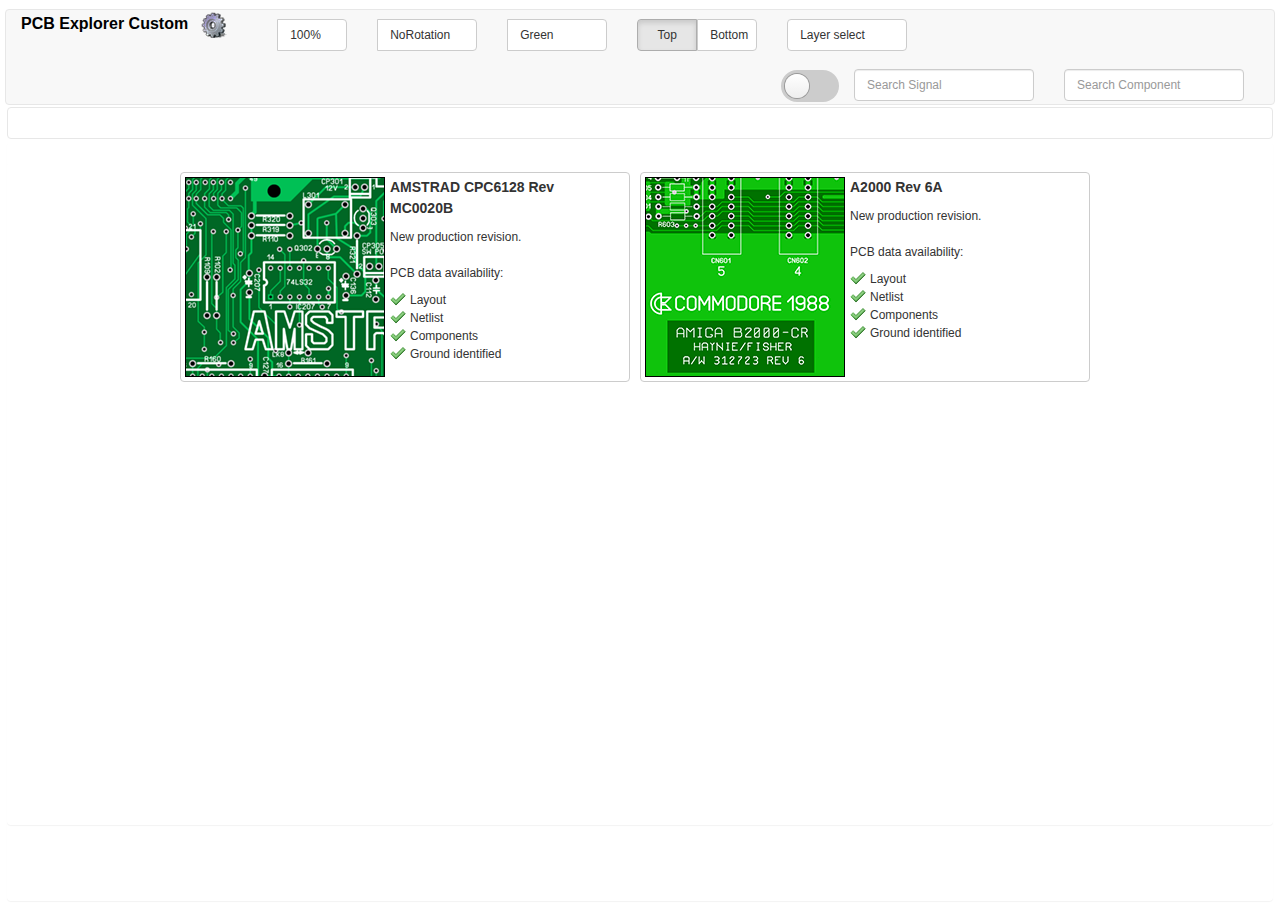
<file: index.html>
<!DOCTYPE html>
<html lang="en">
<head>
	<meta http-equiv="X-UA-Compatible" content="IE=edge">
	<meta name="viewport" content="width=device-width, initial-scale=1">
	<meta http-equiv="cache-control" content="no-cache">
	<meta http-equiv="pragma" content="no-cache">
	<meta http-equiv="content-type" content="text/html; charset=UTF-8">
	<meta property="og:title" content="PCB Explorer Custom">

	<title>PCB Explorer Custom V1.0beta</title>
	
	<link id="svg_stylesheet" rel="stylesheet" type="text/css" href="bootstrap/css/green.css">
	<link id="pcb_stylesheet" rel="stylesheet" type="text/css" href="bootstrap/css/pcb.css">
	<link href="bootstrap/css/bootstrap.min.css" rel="stylesheet">

	<link href="bootstrap/css/bootstrap-dialog.min.css" rel="stylesheet">
 	<link href="bootstrap/css/bootstrap-select.min.css" rel="stylesheet">
 	<link href="bootstrap/css/slide.css" rel="stylesheet">
 	
	<script src="bootstrap/js/jquery-3.6.1.min.js"></script>
	<script src="bootstrap/js/jquery.js"></script>
	<script src="bootstrap/js/jquery-ui.js"></script>
	<script src="bootstrap/js/bootstrap-select.min.js"></script>
	<script src="bootstrap/js/bootstrap.min.js"></script>
	<script src="bootstrap/js/bootstrap-dialog.min.js"></script>
	<script src="bootstrap/js/base.js"></script>
	<script src='bootstrap/js/toolcool-color-picker.min.js'></script>
	<script>function WhichVersion() { if (typeof VeRsion !== 'undefined') { alert('PCB Explorer Custom Version : ' +VeRsion); }}</script>
</head>

<body style="padding-right: 0px;" class="modal-open">
<div id="guru_modal" style="display: none;"></div>
<div id="guru_outer" style="display: none;"></div>
<div id="loaderDiv" class="navbar-form"></div> 
	
		<div class="modal fade" id="pcb-info-modal" tabindex="-1" role="dialog" aria-labelledby="pcb-info-modal_title" style="display: none;">
			<div class="modal-dialog" role="document" style="top:calc(50% - 50px);">
				<div class="modal-content">
					<div class="modal-header pcb-modal-header">
						<h4 class="modal-title" id="pcb-info-modal_title">PLEASE WAIT LOADING</h4>
					</div>
		
					<div class="modal-body">
						<div class="progress">
							<div id="pcb-info-progressbar" class="progress-bar" role="progressbar" aria-valuenow="0" aria-valuemin="0" aria-valuemax="100" style="min-width: 2em; width: 100%;">100%</div>
						</div>
					</div>
				</div>
			</div>
		</div>

		<div class="modal fade" id="pcb-messagebox" tabindex="-1" role="dialog" style="z-index: 10000;">
			<div class="modal-dialog" role="document" style="top:calc(50% - 200px); height: 200px; width: 400px;">
				<div class="modal-content">
					<div class="modal-header pcb-modal-header">
						<button type="button" class="close" data-dismiss="modal" aria-label="Close"><span aria-hidden="true">×</span></button>
						<h4 class="modal-title"><b>System message</b></h4>
					</div>
					<div class="modal-body">
						<div id="pcb-messagebox_text" style="font-size: 12pt;">&nbsp;</div>
					</div>
					<div style="padding: 15px; text-align: center;">
						<button type="button" class="btn btn-primary" style="width: 100px;" data-dismiss="modal">OK</button>
					</div>
				</div>
			</div>
		</div>
		
		<div id="pcb-prefs-window" class="modal fade" tabeindex="-1" role="dialog" style="display: none;">
			<div class="modal-dialog" role="document" style="top:calc(50% - 150px); width: 400px;">
				<div class="modal-content">
					<div class="modal-header pcb-modal-header">
						<button type="button" class="close" data-dismiss="modal" aria-label="Close"><span aria-hidden="true">×</span></button>
						<h4 class="modal-title"><b>Settings</b></h4>
					</div>
					<div id="Setting" class="modal-body"></div>
					<div class="modal-footer">
						<button id="SettingDefault" type="button" class="btn btn-default" data-dismiss="modal">Default</button>
						<button id="SettingClose" type="button" class="btn btn-default" data-dismiss="modal">Close</button>
					</div>
				</div>
			</div>
		</div>

				<div style="display: flex; flex-direction: column; height: 100%; overflow: visible;">
				<nav role="navigation" class="navbar navbar-default" style="margin-bottom: 0px !important;">
				<div class="container-fluid">		
				
				<div class="navbar-header">
					<button type="button" class="navbar-toggle collapsed" data-toggle="collapse" data-target="#navbarCollapse" aria-expanded="false">
						<span class="sr-only">Toggle navigation</span>
						<span class="icon-bar"></span>
						<span class="icon-bar"></span>
						<span class="icon-bar"></span>
					</button>
					<a href="javascript:WhichVersion();" style="font-size: 16px; line-height: 28px; color: black; text-decoration: none;"><b>PCB Explorer Custom</b></a>
					&nbsp;&nbsp;<img class="settingsMe" src="bootstrap/css/gfx/setting.png">
					<div id="board-name" style="font-size: 12px; padding-top: 1px;"></div>
				</div>

				<div class="collapse navbar-collapse" id="navbarCollapse">
				<ul id="pcb-controls" class="nav navbar-nav" style="margin-left: 32px; display: block;">				
						
						<li>
							<form class="navbar-form navbar-left">
								<div class="form-group">
									<div class="btn-group bootstrap-select" style="width: 70px;">
									
										<div class="dropdown-menu open">
										<ul class="dropdown-menu inner" role="menu">
											<li data-original-index="0"><a tabindex="0" class="" style="" data-tokens="null"><span class="text">33%</span><span class="glyphicon glyphicon-ok check-mark"></span></a></li>
											<li data-original-index="1"><a tabindex="0" class="" style="" data-tokens="null"><span class="text">50%</span><span class="glyphicon glyphicon-ok check-mark"></span></a></li>
											<li data-original-index="2"><a tabindex="0" class="" style="" data-tokens="null"><span class="text">75%</span><span class="glyphicon glyphicon-ok check-mark"></span></a></li>
											<li data-original-index="3" class="selected"><a tabindex="0" class="" style="" data-tokens="null"><span class="text">100%</span><span class="glyphicon glyphicon-ok check-mark"></span></a></li>
											<li data-original-index="4"><a tabindex="0" class="" style="" data-tokens="null"><span class="text">125%</span><span class="glyphicon glyphicon-ok check-mark"></span></a></li>
											<li data-original-index="5"><a tabindex="0" class="" style="" data-tokens="null"><span class="text">150%</span><span class="glyphicon glyphicon-ok check-mark"></span></a></li>
											<li data-original-index="6"><a tabindex="0" class="" style="" data-tokens="null"><span class="text">200%</span><span class="glyphicon glyphicon-ok check-mark"></span></a></li>
											<li data-original-index="7"><a tabindex="0" class="" style="" data-tokens="null"><span class="text">300%</span><span class="glyphicon glyphicon-ok check-mark"></span></a></li>
											<li data-original-index="8"><a tabindex="0" class="" style="" data-tokens="null"><span class="text">400%</span><span class="glyphicon glyphicon-ok check-mark"></span></a></li>
										</ul>
										</div>
										
										<select id="pcb-zoom_sel" class="selectpicker" data-width="70px" data-style="btn-default btn" tabindex="-98">
										<option value="0.33">33%</option>
										<option value="0.5">50%</option>
										<option value="0.75">75%</option>
										<option value="1.0" selected="selected">100%</option>
										<option value="1.25">125%</option>
										<option value="1.5">150%</option>
										<option value="2.0">200%</option>
										<option value="3.0">300%</option>
										<option value="4.0">400%</option>
										</select>
									</div>
								</div>
							</form>
						</li>

							<li>
							<form class="navbar-form navbar-left">
								<div class="form-group">
									<div class="btn-group bootstrap-select" style="width: 100px;">
										<div class="dropdown-menu open">
										<ul class="dropdown-menu inner" role="menu">
											<li data-original-index="0" class="selected"><a tabindex="0" class="" style="" data-tokens="null"><span class="text">No Rotation</span><span class="glyphicon glyphicon-ok check-mark"></span></a></li>
											<li data-original-index="1"><a tabindex="0" class="" style="" data-tokens="null"><span class="text">Rotation 90°</span><span class="glyphicon glyphicon-ok check-mark"></span></a></li>
											<li data-original-index="2"><a tabindex="0" class="" style="" data-tokens="null"><span class="text">Rotation 180°</span><span class="glyphicon glyphicon-ok check-mark"></span></a></li>
											<li data-original-index="3"><a tabindex="0" class="" style="" data-tokens="null"><span class="text">Rotation -90°</span><span class="glyphicon glyphicon-ok check-mark"></span></a></li>
										</ul>
										</div>
										
										<select id="pcb-rotate_sel" class="selectpicker" data-width="100px" data-style="btn-default btn" tabindex="-98">
										<option value="0" selected="selected">NoRotation</option>
										<option value="1">Rotation90°</option>
										<option value="2">Rotation180°</option>
										<option value="3">Rotation-90°</option>
										</select>
									</div>
								</div>
							</form>
						</li>
						
					
						<li>
							<form class="navbar-form navbar-left">
								<div class="form-group">
									<div class="btn-group bootstrap-select" style="width: 100px;">
									
										<div class="dropdown-menu open">
										<ul class="dropdown-menu inner" role="menu">
											<li data-original-index="0"><a tabindex="0" class="" style="" data-tokens="null"><span class="text">Green</span><span class="glyphicon glyphicon-ok check-mark"></span></a></li>
											<li data-original-index="1"><a tabindex="0" class="" style="" data-tokens="null"><span class="text">Red</span><span class="glyphicon glyphicon-ok check-mark"></span></a></li>
											<li data-original-index="2"><a tabindex="0" class="" style="" data-tokens="null"><span class="text">Blue</span><span class="glyphicon glyphicon-ok check-mark"></span></a></li>
											<li data-original-index="3" class="selected"><a tabindex="0" class="" style="" data-tokens="null"><span class="text">Proto</span><span class="glyphicon glyphicon-ok check-mark"></span></a></li>
											<li data-original-index="4"><a tabindex="0" class="" style="" data-tokens="null"><span class="text">Dark</span><span class="glyphicon glyphicon-ok check-mark"></span></a></li>
										</ul>
										</div>
										
										<select id="pcb-pcb_sel" class="selectpicker" data-width="100px" data-style="btn-default btn" tabindex="-98">
										<option value="green" selected="selected">Green</option>
										<option value="red">Red</option>
										<option value="blue">Blue</option>
										<option value="proto">Proto</option>
										<option value="dark">Dark</option>
										</select>
										
									</div>
								</div>
							</form>
						</li>
						
						<li>
							<form class="navbar-form navbar-left">
								<div class="form-group">
									<div id="pcb-view-sel" class="btn-group btn-group-justified" data-toggle="buttons" style="width: 120px;">
										<label id="view-top-label" class="btn btn-default btn active">
											<input type="radio" name="pcb-view" id="view-top" checked="checked">Top
										</label>
										<label id="view-bot-label" class="btn btn-default btn">
											<input type="radio" name="pcb-view" id="view-bot">Bottom
										</label>
									</div>
								</div>
							</form>
						</li>
						
						<li>
					<form class="navbar-form navbar-left">
								<div class="form-group">
									<div id="layer_choice" class="btn-group bootstrap-select show-tick" style="width: 120px;">
										<select id="pcb-layer_sel" class="selectpicker" multiple="multiple" data-width="120px" data-style="btn-default btn" data-hide-disabled="true" data-selected-text-format="static" title="Layer select" tabindex="-98">
											<optgroup label="Outer layers">
											<option id="layer_sel-signal" value="signal" selected="selected">Copper</option>
											<option id="layer_sel-silk" value="silk" selected="selected">Silkscreen</option>
											<option id="layer_sel-holes" value="holes" selected="selected">Holes</option>
											<option id="layer_sel-inner1" value="inner1">InLayer1</option>
											<option id="layer_sel-inner2" value="inner2">InLayer2</option>
											<option id="layer_pcb-board" value="pcboard">PcbBoard</option>
										</optgroup>
										</select>
										</div>
								</div>
							</form>
						</li>
					</ul>					
					<div id="PoPup"></div>
					<ul class="nav navbar-nav navbar-right clearfix">
					<li>
						<label class="toggle-GND">
  						<input name="super" id="gnd" class="toggle-checkbox" type="checkbox">
  						<div title="Display GND" class="toggle-switch"></div>
						</label>
            		</li>
					
					
							<li>
							<div class="form-group">
								<form class="navbar-form" role="search" id="searchform">
									<div class="form-group">
										<input title="Search Signal" id="pcb-searchbox2" type="text" class="form-control input" placeholder="Search Signal" style="width:180px" onkeyup="SearchSignal();">
									</div>
								</form>
							</div>
						</li>
						<li>
						<div class="form-group">
								<form class="navbar-form" role="search" id="searchform1">
									<div class="form-group">
										<input  title="Search Component" id="pcb-searchbox" type="text" class="form-control input" placeholder="Search Component" style="width:180px" onkeyup="SearchComponent();">
									</div>
								</form>
							</div>
							</li>
					</ul>
				</div>
				</div>		
			</nav>		

<div id="viewer_div" style="display: flex;">
<div id="signal_panel"></div>

<div id="viewer_panel" class="panel panel-body panel-default" style="height: 100%; padding: 0px; overflow: scroll; border: none; margin-bottom: 0; visibility:visible; overflow: hidden;">

<div id="searchresult-div"></div>
<div id="listview"></div>
<div class="panel panel-info collapse" style="visibility:hidden; display: block; height: auto; top: 42px; left: 500px;" id="listview_content">
	<table><tbody><tr></tr></tbody></table>
</div>
	
<div id="pcb_div" style="cursor: crosshair; width: 100%; height: 100%; visibility:visible;">
<div id="selector_contentright" class="panel panel-default" style="display: flex; flex-direction: column; align-items: normal; align-items: center; overflow: auto; ">

<table border=0>

<tr>
<td>
<div onclick="LoadPCB_rev('CPC_6128')" class="board_select btn btn-default">
<div class="img_div" style="background-image: url(bootstrap/css/gfx/CPC6128.png); float: left;"></div><div class="info_div"><p class="board_title">AMSTRAD CPC6128 Rev MC0020B</p><div>New production revision.</div>
<p>PCB data availability:</p><div class="board_status_available">Layout</div><div class="board_status_available">Netlist</div><div class="board_status_available">Components</div><div class="ground_available">Ground identified</div>
</div></div>
</td>

<td>
<div onclick="LoadPCB_rev('A2000_REV6A')" class="board_select btn btn-default">
<div class="img_div" style="background-image: url(bootstrap/css/gfx/a2000r6a.png); float: left;"></div><div class="info_div"><p class="board_title">A2000 Rev 6A</p><div>New production revision.</div>
<p>PCB data availability:</p><div class="board_status_available">Layout</div><div class="board_status_available">Netlist</div><div class="board_status_available">Components</div><div class="ground_available">Ground identified</div>
</div></div>
</td>
</tr>
</table>

</div>
</div>
<div id="over"></div>

</div>
</div>
</div>
		
<div id="selector_div" style="display: none;">
	<div style="text-align: center; font-size: 16pt;">Welcome to the <strong>PCB Explorer Custom v1.0</strong></div>
</div>

</body>
</html>
</file>
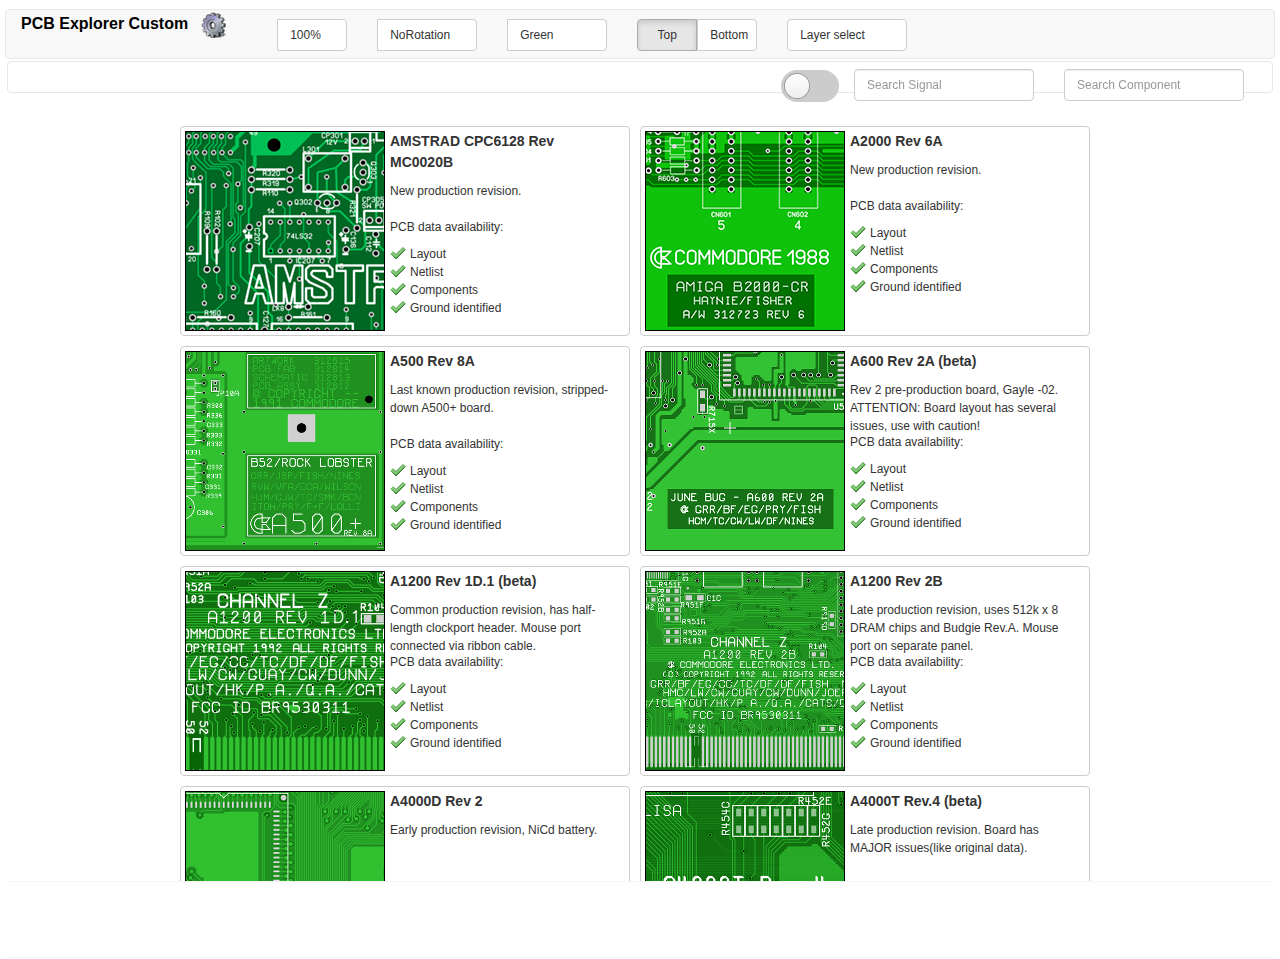
<file: release/index.html>
<!DOCTYPE html>
<html lang="en">
<head>
	<meta http-equiv="X-UA-Compatible" content="IE=edge">
	<meta name="viewport" content="width=device-width, initial-scale=1">
	<meta http-equiv="cache-control" content="no-cache">
	<meta http-equiv="pragma" content="no-cache">
	<meta http-equiv="content-type" content="text/html; charset=UTF-8">
	<meta property="og:title" content="PCB Explorer Custom">

	<title>PCB Explorer Custom V1.0beta</title>
	
	<link id="svg_stylesheet" rel="stylesheet" type="text/css" href="bootstrap/css/green.css">
	<link id="pcb_stylesheet" rel="stylesheet" type="text/css" href="bootstrap/css/pcb.css">
	<link href="bootstrap/css/bootstrap.min.css" rel="stylesheet">

	<link href="bootstrap/css/bootstrap-dialog.min.css" rel="stylesheet">
 	<link href="bootstrap/css/bootstrap-select.min.css" rel="stylesheet">
 	<link href="bootstrap/css/slide.css" rel="stylesheet">
 	
	<script src="bootstrap/js/jquery-3.6.1.min.js"></script>
	<script src="bootstrap/js/jquery.js"></script>
	<script src="bootstrap/js/jquery-ui.js"></script>
	<script src="bootstrap/js/bootstrap-select.min.js"></script>
	<script src="bootstrap/js/bootstrap.min.js"></script>
	<script src="bootstrap/js/bootstrap-dialog.min.js"></script>
	<script src="bootstrap/js/base.js"></script>
	<script src='bootstrap/js/toolcool-color-picker.min.js'></script>
	<script>function WhichVersion() { if (typeof VeRsion !== 'undefined') { alert('PCB Explorer Custom Version : ' +VeRsion); }}</script>
</head>

<body style="padding-right: 0px;" class="modal-open">
<div id="guru_modal" style="display: none;"></div>
<div id="guru_outer" style="display: none;"></div>
<div id="loaderDiv" class="navbar-form"></div> 
	
		<div class="modal fade" id="pcb-info-modal" tabindex="-1" role="dialog" aria-labelledby="pcb-info-modal_title" style="display: none;">
			<div class="modal-dialog" role="document" style="top:calc(50% - 50px);">
				<div class="modal-content">
					<div class="modal-header pcb-modal-header">
						<h4 class="modal-title" id="pcb-info-modal_title">PLEASE WAIT LOADING</h4>
					</div>
		
					<div class="modal-body">
						<div class="progress">
							<div id="pcb-info-progressbar" class="progress-bar" role="progressbar" aria-valuenow="0" aria-valuemin="0" aria-valuemax="100" style="min-width: 2em; width: 100%;">100%</div>
						</div>
					</div>
				</div>
			</div>
		</div>

		<div class="modal fade" id="pcb-messagebox" tabindex="-1" role="dialog" style="z-index: 10000;">
			<div class="modal-dialog" role="document" style="top:calc(50% - 200px); height: 200px; width: 400px;">
				<div class="modal-content">
					<div class="modal-header pcb-modal-header">
						<button type="button" class="close" data-dismiss="modal" aria-label="Close"><span aria-hidden="true">×</span></button>
						<h4 class="modal-title"><b>System message</b></h4>
					</div>
					<div class="modal-body">
						<div id="pcb-messagebox_text" style="font-size: 12pt;">&nbsp;</div>
					</div>
					<div style="padding: 15px; text-align: center;">
						<button type="button" class="btn btn-primary" style="width: 100px;" data-dismiss="modal">OK</button>
					</div>
				</div>
			</div>
		</div>
		
		<div id="pcb-prefs-window" class="modal fade" tabeindex="-1" role="dialog" style="display: none;">
			<div class="modal-dialog" role="document" style="top:calc(50% - 150px); width: 400px;">
				<div class="modal-content">
					<div class="modal-header pcb-modal-header">
						<button type="button" class="close" data-dismiss="modal" aria-label="Close"><span aria-hidden="true">×</span></button>
						<h4 class="modal-title"><b>Settings</b></h4>
					</div>
					<div id="Setting" class="modal-body"></div>
					<div class="modal-footer">
						<button id="SettingDefault" type="button" class="btn btn-default" data-dismiss="modal">Default</button>
						<button id="SettingClose" type="button" class="btn btn-default" data-dismiss="modal">Close</button>
					</div>
				</div>
			</div>
		</div>

				<div style="display: flex; flex-direction: column; height: 100%; overflow: visible;">
				<nav role="navigation" class="navbar navbar-default" style="margin-bottom: 0px !important;">
				<div class="container-fluid">		
				
				<div class="navbar-header">
					<button type="button" class="navbar-toggle collapsed" data-toggle="collapse" data-target="#navbarCollapse" aria-expanded="false">
						<span class="sr-only">Toggle navigation</span>
						<span class="icon-bar"></span>
						<span class="icon-bar"></span>
						<span class="icon-bar"></span>
					</button>
					<a href="javascript:WhichVersion();" style="font-size: 16px; line-height: 28px; color: black; text-decoration: none;"><b>PCB Explorer Custom</b></a>
					&nbsp;&nbsp;<img class="settingsMe" src="bootstrap/css/gfx/setting.png">
					<div id="board-name" style="font-size: 12px; padding-top: 1px;"></div>
				</div>

				<div class="collapse navbar-collapse" id="navbarCollapse">
				<ul id="pcb-controls" class="nav navbar-nav" style="margin-left: 32px; display: block;">				
						
						<li>
							<form class="navbar-form navbar-left">
								<div class="form-group">
									<div class="btn-group bootstrap-select" style="width: 70px;">
									
										<div class="dropdown-menu open">
										<ul class="dropdown-menu inner" role="menu">
											<li data-original-index="0"><a tabindex="0" class="" style="" data-tokens="null"><span class="text">33%</span><span class="glyphicon glyphicon-ok check-mark"></span></a></li>
											<li data-original-index="1"><a tabindex="0" class="" style="" data-tokens="null"><span class="text">50%</span><span class="glyphicon glyphicon-ok check-mark"></span></a></li>
											<li data-original-index="2"><a tabindex="0" class="" style="" data-tokens="null"><span class="text">75%</span><span class="glyphicon glyphicon-ok check-mark"></span></a></li>
											<li data-original-index="3" class="selected"><a tabindex="0" class="" style="" data-tokens="null"><span class="text">100%</span><span class="glyphicon glyphicon-ok check-mark"></span></a></li>
											<li data-original-index="4"><a tabindex="0" class="" style="" data-tokens="null"><span class="text">125%</span><span class="glyphicon glyphicon-ok check-mark"></span></a></li>
											<li data-original-index="5"><a tabindex="0" class="" style="" data-tokens="null"><span class="text">150%</span><span class="glyphicon glyphicon-ok check-mark"></span></a></li>
											<li data-original-index="6"><a tabindex="0" class="" style="" data-tokens="null"><span class="text">200%</span><span class="glyphicon glyphicon-ok check-mark"></span></a></li>
											<li data-original-index="7"><a tabindex="0" class="" style="" data-tokens="null"><span class="text">300%</span><span class="glyphicon glyphicon-ok check-mark"></span></a></li>
											<li data-original-index="8"><a tabindex="0" class="" style="" data-tokens="null"><span class="text">400%</span><span class="glyphicon glyphicon-ok check-mark"></span></a></li>
										</ul>
										</div>
										
										<select id="pcb-zoom_sel" class="selectpicker" data-width="70px" data-style="btn-default btn" tabindex="-98">
										<option value="0.33">33%</option>
										<option value="0.5">50%</option>
										<option value="0.75">75%</option>
										<option value="1.0" selected="selected">100%</option>
										<option value="1.25">125%</option>
										<option value="1.5">150%</option>
										<option value="2.0">200%</option>
										<option value="3.0">300%</option>
										<option value="4.0">400%</option>
										</select>
									</div>
								</div>
							</form>
						</li>

							<li>
							<form class="navbar-form navbar-left">
								<div class="form-group">
									<div class="btn-group bootstrap-select" style="width: 100px;">
										<div class="dropdown-menu open">
										<ul class="dropdown-menu inner" role="menu">
											<li data-original-index="0" class="selected"><a tabindex="0" class="" style="" data-tokens="null"><span class="text">No Rotation</span><span class="glyphicon glyphicon-ok check-mark"></span></a></li>
											<li data-original-index="1"><a tabindex="0" class="" style="" data-tokens="null"><span class="text">Rotation 90°</span><span class="glyphicon glyphicon-ok check-mark"></span></a></li>
											<li data-original-index="2"><a tabindex="0" class="" style="" data-tokens="null"><span class="text">Rotation 180°</span><span class="glyphicon glyphicon-ok check-mark"></span></a></li>
											<li data-original-index="3"><a tabindex="0" class="" style="" data-tokens="null"><span class="text">Rotation -90°</span><span class="glyphicon glyphicon-ok check-mark"></span></a></li>
										</ul>
										</div>
										
										<select id="pcb-rotate_sel" class="selectpicker" data-width="100px" data-style="btn-default btn" tabindex="-98">
										<option value="0" selected="selected">NoRotation</option>
										<option value="1">Rotation90°</option>
										<option value="2">Rotation180°</option>
										<option value="3">Rotation-90°</option>
										</select>
									</div>
								</div>
							</form>
						</li>
						
					
						<li>
							<form class="navbar-form navbar-left">
								<div class="form-group">
									<div class="btn-group bootstrap-select" style="width: 100px;">
									
										<div class="dropdown-menu open">
										<ul class="dropdown-menu inner" role="menu">
											<li data-original-index="0"><a tabindex="0" class="" style="" data-tokens="null"><span class="text">Green</span><span class="glyphicon glyphicon-ok check-mark"></span></a></li>
											<li data-original-index="1"><a tabindex="0" class="" style="" data-tokens="null"><span class="text">Red</span><span class="glyphicon glyphicon-ok check-mark"></span></a></li>
											<li data-original-index="2"><a tabindex="0" class="" style="" data-tokens="null"><span class="text">Blue</span><span class="glyphicon glyphicon-ok check-mark"></span></a></li>
											<li data-original-index="3" class="selected"><a tabindex="0" class="" style="" data-tokens="null"><span class="text">Proto</span><span class="glyphicon glyphicon-ok check-mark"></span></a></li>
											<li data-original-index="4"><a tabindex="0" class="" style="" data-tokens="null"><span class="text">Dark</span><span class="glyphicon glyphicon-ok check-mark"></span></a></li>
										</ul>
										</div>
										
										<select id="pcb-pcb_sel" class="selectpicker" data-width="100px" data-style="btn-default btn" tabindex="-98">
										<option value="green" selected="selected">Green</option>
										<option value="red">Red</option>
										<option value="blue">Blue</option>
										<option value="proto">Proto</option>
										<option value="dark">Dark</option>
										</select>
										
									</div>
								</div>
							</form>
						</li>
						
						<li>
							<form class="navbar-form navbar-left">
								<div class="form-group">
									<div id="pcb-view-sel" class="btn-group btn-group-justified" data-toggle="buttons" style="width: 120px;">
										<label id="view-top-label" class="btn btn-default btn active">
											<input type="radio" name="pcb-view" id="view-top" checked="checked">Top
										</label>
										<label id="view-bot-label" class="btn btn-default btn">
											<input type="radio" name="pcb-view" id="view-bot">Bottom
										</label>
									</div>
								</div>
							</form>
						</li>
						
						<li>
					<form class="navbar-form navbar-left">
								<div class="form-group">
									<div id="layer_choice" class="btn-group bootstrap-select show-tick" style="width: 120px;">
										<select id="pcb-layer_sel" class="selectpicker" multiple="multiple" data-width="120px" data-style="btn-default btn" data-hide-disabled="true" data-selected-text-format="static" title="Layer select" tabindex="-98">
											<optgroup label="Outer layers">
											<option id="layer_sel-signal" value="signal" selected="selected">Copper</option>
											<option id="layer_sel-silk" value="silk" selected="selected">Silkscreen</option>
											<option id="layer_sel-holes" value="holes" selected="selected">Holes</option>
											<option id="layer_sel-inner1" value="inner1">InLayer1</option>
											<option id="layer_sel-inner2" value="inner2">InLayer2</option>
											<option id="layer_pcb-board" value="pcboard">PcbBoard</option>
										</optgroup>
										</select>
										</div>
								</div>
							</form>
						</li>
					</ul>					
					<div id="PoPup"></div>
					<ul class="nav navbar-nav navbar-right clearfix">
					<li>
						<label class="toggle-GND">
  						<input name="super" id="gnd" class="toggle-checkbox" type="checkbox">
  						<div title="Display GND" class="toggle-switch"></div>
						</label>
            		</li>
					
					
							<li>
							<div class="form-group">
								<form class="navbar-form" role="search" id="searchform">
									<div class="form-group">
										<input title="Search Signal" id="pcb-searchbox2" type="text" class="form-control input" placeholder="Search Signal" style="width:180px" onkeyup="SearchSignal();">
									</div>
								</form>
							</div>
						</li>
						<li>
						<div class="form-group">
								<form class="navbar-form" role="search" id="searchform1">
									<div class="form-group">
										<input  title="Search Component" id="pcb-searchbox" type="text" class="form-control input" placeholder="Search Component" style="width:180px" onkeyup="SearchComponent();">
									</div>
								</form>
							</div>
							</li>
					</ul>
				</div>
				</div>		
			</nav>		

<div id="viewer_div" style="display: flex;">
<div id="signal_panel"></div>

<div id="viewer_panel" class="panel panel-body panel-default" style="height: 100%; padding: 0px; overflow: scroll; border: none; margin-bottom: 0; visibility:visible; overflow: hidden;">

<div id="searchresult-div"></div>
<div id="listview"></div>
<div class="panel panel-info collapse" style="visibility:hidden; display: block; height: auto; top: 42px; left: 500px;" id="listview_content">
	<table><tbody><tr></tr></tbody></table>
</div>
	
<div id="pcb_div" style="cursor: crosshair; width: 100%; height: 100%; visibility:visible;">
<div id="selector_contentright" class="panel panel-default" style="display: flex; flex-direction: column; align-items: normal; align-items: center; overflow: auto; ">

<table border=0>

<tr>
<td>
<div onclick="LoadHTMLData('CPC_6128')" class="board_select btn btn-default">
<div class="img_div" style="background-image: url(bootstrap/css/gfx/CPC6128.png); float: left;"></div><div class="info_div"><p class="board_title">AMSTRAD CPC6128 Rev MC0020B</p><div>New production revision.</div>
<p>PCB data availability:</p><div class="board_status_available">Layout</div><div class="board_status_available">Netlist</div><div class="board_status_available">Components</div><div class="ground_available">Ground identified</div>
</div></div>
</td>

<td>
<div onclick="LoadHTMLData('A2000_REV6A')" class="board_select btn btn-default">
<div class="img_div" style="background-image: url(bootstrap/css/gfx/a2000r6a.png); float: left;"></div><div class="info_div"><p class="board_title">A2000 Rev 6A</p><div>New production revision.</div>
<p>PCB data availability:</p><div class="board_status_available">Layout</div><div class="board_status_available">Netlist</div><div class="board_status_available">Components</div><div class="ground_available">Ground identified</div>
</div></div>
</td>

<tr>
<td>
<div onclick="LoadHTMLData('A500_REV8A')" class="board_select btn btn-default">
<div class="img_div" style="background-image: url(bootstrap/css/gfx/a500r8a.png); float: left;"></div><div class="info_div"><p class="board_title">A500 Rev 8A</p><div>Last known production revision, stripped-down A500+ board.</div>
<p>PCB data availability:</p><div class="board_status_available">Layout</div><div class="board_status_available">Netlist</div><div class="board_status_available">Components</div><div class="ground_available">Ground identified</div>
</div></div>
</td>

<td>
<div onclick="LoadHTMLData('A600_REV2A')" class="board_select btn btn-default">
<div class="img_div" style="background-image: url(bootstrap/css/gfx/a600r2a.png); float: left;"></div><div class="info_div"><p class="board_title">A600 Rev 2A (beta)</p><div>Rev 2 pre-production board, Gayle -02. ATTENTION: Board layout has several issues, use with caution!</div>
<div style="position: absolute; bottom: 5px;"><p>PCB data availability:</p><div class="board_status_available">Layout</div><div class="board_status_available">Netlist</div><div class="board_status_available">Components</div><div class="ground_available">Ground identified</div>
</div></div></div>
</td>
</tr>

<tr>
<td>
<div onclick="LoadHTMLData('A1200_REV1D1')" class="board_select btn btn-default">
<div class="img_div" style="background-image: url(bootstrap/css/gfx/a1200r1d1.png); float: left;"></div><div class="info_div"><p class="board_title">A1200 Rev 1D.1 (beta)</p><div>Common production revision, has half-length clockport header. Mouse port connected via ribbon cable.</div>
<div style="position: absolute; bottom: 5px;"><p>PCB data availability:</p><div class="board_status_available">Layout</div><div class="board_status_available">Netlist</div><div class="board_status_available">Components</div><div class="ground_available">Ground identified</div>
</div></div></div>
</td>

<td>
<div class="board_select btn btn-default">
<div onclick="LoadHTMLData('A1200_REV2B')" class="img_div" style="background-image: url(bootstrap/css/gfx/a1200r2b.png); float: left;"></div><div class="info_div"><p class="board_title">A1200 Rev 2B</p><div>Late production revision, uses 512k x 8 DRAM chips and Budgie Rev.A. Mouse port on separate panel.</div>
<div style="position: absolute; bottom: 5px;"><p>PCB data availability:</p><div class="board_status_available">Layout</div><div class="board_status_available">Netlist</div><div class="board_status_available">Components</div><div class="ground_available">Ground identified</div>
</div></div></div>
</td></tr>

<tr><td>
<div onclick="LoadHTMLData('A4000D_REV2')" class="board_select btn btn-default">
<div class="img_div" style="background-image: url(bootstrap/css/gfx/a4kr2.png); float: left;"></div><div class="info_div"><p class="board_title">A4000D Rev 2</p><div>Early production revision, NiCd battery.</div>
<div style="position: absolute; bottom: 5px;"><p>PCB data availability:</p><div class="board_status_available">Layout</div><div class="board_status_available">Netlist</div><div class="board_status_available">Components</div>
</div></div></div>
</td>

<td>
<div onclick="LoadHTMLData('A4000T_REV4')" class="board_select btn btn-default">
<div class="img_div" style="background-image: url(bootstrap/css/gfx/a4ktr4.png); float: left;"></div><div class="info_div"><p class="board_title">A4000T Rev.4 (beta)</p><div>Late production revision. Board has MAJOR issues(like original data).</div>
<div style="position: absolute; bottom: 5px;"><p>PCB data availability:</p><div class="board_status_available">Layout</div><div class="board_status_available">Netlist</div><div class="board_status_available">Components</div>
</td></tr>

<tr><td>
<div onclick="LoadHTMLData('CD32_REV3')" class="board_select btn btn-default">
<div class="img_div" style="background-image: url(bootstrap/css/gfx/cd32r3.png); float: left;"></div><div class="info_div"><p class="board_title">CD32 Rev 3 (beta)</p><div>First production revision.</div>
<div style="position: absolute; bottom: 5px;"><p>PCB data availability:</p><div class="board_status_available">Layout</div><div class="board_status_available">Netlist</div><div class="board_status_available">Components</div>
</td>

<td>
<div onclick="LoadHTMLData('CD32_REV41')" class="board_select btn btn-default">
<div class="img_div" style="background-image: url(bootstrap/css/gfx/cd32r4.png); float: left;"></div><div class="info_div"><p class="board_title">CD32 Rev 4.1 (beta)</p><div>Late production revision known as "French version". Expansion port pads are not clickable at the moment.</div>
<div style="position: absolute; bottom: 5px;"><p>PCB data availability:</p><div class="board_status_available">Layout</div><div class="board_status_available">Netlist</div><div class="board_status_available">Components</div>
</td></tr>
</table>

</div>
</div>
<div id="over"></div>

</div>
</div>
</div>
		
<div id="selector_div" style="display: none;">
	<div style="text-align: center; font-size: 16pt;">Welcome to the <strong>PCB Explorer Custom v1.0</strong></div>
</div>

</body>
</html>
</file>
<file: bootstrap/css/green.css>
/*Version 4.6b */

path.trace_hi {
	fill:			none;
	stroke:			#F0F020 !important;
	stroke-linecap:		round;
	stroke-linejoin:	round;
	stroke-opacity:		1.0;
	fill-opacity:		1.0;
}

#pcb_view {
	background-color:	#103010;
}

.pcb_background {
	background-color:	#107010;
}

.frame {
	fill:			#107010;
	stroke:			black;
	stroke-linejoin:	round;
}
	
.board {
	fill:			none;
	stroke:			#076707;
	stroke-linecap:		round;
	stroke-linejoin:	round;
	stroke-opacity:		1.0;
	fill-opacity:		1.0;
}

rect.board {
	fill:			#107010;
}

circle.board {
	fill:			#076707;
}

path.draw {
	fill:			none;
	stroke:			#30c030;
	stroke-linecap:		round;
	stroke-linejoin:	round;
	stroke-opacity:		1.0;
	fill-opacity:		1.0;
}

path.pads {
	stroke-opacity:		1.0;
	fill-opacity:		1.0;
	stroke:			#D0D0D0;
	fill:			#D0D0D0;
}

circle.draw {
	fill:			#30c030;
	stroke-width:		72;
}

circle.hi {
	fill:			#FAFA20;
	stroke-width:		72;
}

rect.draw {
	fill:			#30c030;
	stroke-width:		72;
}

circle.draw2 {
	fill:			#FF00C6;
	stroke-width:		72;
}

rect.draw2 {
	fill:			#FF00C6;
	stroke-width:		72;
}

path.draw2 {
	fill:			none;
	stroke:			#FF00C6;
	stroke-linecap:		round;
	stroke-linejoin:	round;
	stroke-opacity:		1.0;
	fill-opacity:		1.0;
}

circle.draw3 {
	fill:			#F095DC;
	stroke-width:		72;
}

rect.draw3 {
	fill:			#F095DC;
	stroke-width:		72;
}

path.draw3 {
	fill:			none;
	stroke:			#F095DC;
	stroke-linecap:		round;
	stroke-linejoin:	round;
	stroke-opacity:		1.0;
	fill-opacity:		1.0;
}


.trace_hi2 {
	fill:			none;
	stroke:			#C0C020;
	stroke-linecap:		round;
	stroke-linejoin:	round;
	stroke-opacity:		1.0;
	fill-opacity:		1.0;
	stroke-dasharray:	1,4;
}

.trace_xray {
	fill:			none;
	stroke:			#FFFF30 !important;
	stroke-linecap:		round;
	stroke-linejoin:	round;
	stroke-opacity:		0.6;
	fill-opacity:		0.6;
	stroke-dasharray:	4,4;
}

.pads {
	stroke-opacity:		1.0;
	fill-opacity:		1.0;
	fill:			#D0D0D0;
	pointer-events:		all;
}

.pads_hi {
	fill:			#FAFA20;
	cursor:			pointer;
}

.selhover {
	fill:			#FFFF00;
	cursor:			pointer;
}

.pads_xray {
	fill:			#FFFF30;
	stroke-linecap:		round;
	stroke-linejoin:	round;
	stroke-opacity:		0.6;
	fill-opacity:		0.4;
	stroke-dasharray:	4,4;
}

.pads_click {
	stroke-opacity:		0.0;
	fill-opacity:		0.0;
	fill:			#FF00FF;
	cursor:			crosshair;
}

.silk {
	fill:			none;
	stroke:			#FFFFFF;
	stroke-linecap:		round;
	stroke-linejoin:	round;
	stroke-opacity:		1.0;
	fill-opacity:		0.0;
}

.svghidden {
	fill:			none !important;
	stroke-opacity:		0.0 !important;
	fill-opacity:		0.0 !important;
}

@keyframes silk_blink {
	0%	{ stroke: #FF0000; fill: none;    fill-opacity: 0.25; }
	50%	{ stroke: #FFFFFF; fill: #000000; fill-opacity: 0.25; }
	100%	{ stroke: #FF0000; fill: none;    fill-opacity: 0.25; }
}

g path.silk_blink {
	animation: silk_blink 1s linear infinite;
}

path.draw_connect {
	fill:			none;
	stroke:			#D0D0D0;
	stroke-linecap:		round;
	stroke-linejoin:	round;
	stroke-opacity:		1.0;
	fill-opacity:		1.0;
}
</file>
<file: bootstrap/css/pcb.css>
.center {
  margin-left: auto;
  margin-right: auto;
}

.GROUND {
	fill:			none;
	stroke:			#5B3C11;
	stroke-linecap:		round;
	stroke-linejoin:	round;
	stroke-opacity:		1.0;
	fill-opacity:		1.0;
	stroke-dasharray:	1;
}

.pads_GROUND {
	fill:			#5B3C11;
	cursor:			pointer;
}

html {
	width: 100%;
	height: 100%;
	padding: 5px;
	padding-top: 0px;
	padding-bottom: 0px;
}

html.wait {
	cursor: wait;
}

body {
	width: 100%;
	height: 100%;
	padding: 0px;
	overflow: hidden;
	padding-right: 0 !important;
}
.pcb-infobox .modal-dialog {
	min-width: 900px;
	height: 80%;
}

.navbar-xs .navbar {
	min-height:28px; 
	height: 28px; 
}

.navbar-xs .navbar .navbar-brand { 
	padding: 0px 5px; 
	font-size: 16px; 
	line-height: 28px; 
}

.navbar-xs .navbar .navbar-nav > li > a {  
	padding-top: 0px; 
	padding-bottom: 0px; 
	line-height: 28px; 
}

.navbar-xs .navbar .navbar-nav > li > a:hover { 
	background-color: #7AA8D0; 
	border-radius: 3px; 
}

.navbar-sm .navbar { 
	min-height:40px; 
	height: 40px; 
}

.navbar-sm .navbar .navbar-brand { 
	padding: 0px 12px; 
	font-size: 16px; 
	line-height: 36px; 
	font-weight: bold; 
}

.navbar-sm .navbar .navbar-nav > li > a { 
	padding-top: 2px; 
	padding-bottom: 0px; 
	line-height: 36px; 
}

.navbar-sm .navbar .navbar-header { 
	padding-top: 0px; 
	padding-bottom: 0px; 
	line-height: 36px; 
}

.input-xs { 
	height: 22px !important; 
	padding: 2px 5px !important; 
	font-size: 12px !important; 
	line-height: 1.5 !important; 
	border-radius: 3px !important; 
}

.caret-right { 
	display: inline-block; 
	width: 0; 
	height: 0; 
	margin-left: 2px; 
	vertical-align: middle; 
	border-left: 4px solid; 
	border-bottom: 4px solid transparent; 
	border-top: 4px solid transparent; 
}

.pcb-main_div {
	width: 100%;
	display: block;
}

.pcb-modal {
	width: 100%;
	height: 100%;
	margin: 0px;
	padding: 0px;
	z-index: 1000;
}

.pcb-popup {
	position: absolute;
	width: auto;
	height: auto;
	display: none;
	overflow: hidden;
	z-index: 2000;
	padding: 5px;
	padding-top: 0px;
	min-width: 150px;
}

.pcb-window {
	position: absolute;
	border: 1px solid black !important;
/*	box-shadow: 5px 5px 5px rgba(0, 0, 0, 0.5) !important; */
	z-index: 2000;
}

.pcb-windowtitle {
	background-color: #C1E3FF;
	padding: 2px 5px 2px 5px !important;
	font-size: 14px;
	border-bottom: 1px solid black !important;
	cursor: move;
}

.pcb-modal-header {
	padding: 5px !important;
}

.pcb-btn-partinfo {
	width: 		100%;
	margin-top: 	5px;
	display: 	block;
}

.pcb-navbar {
	margin-top: 3px !important;
	margin-bottom: 0px !important;
	border: 1px solid gray;
	border-top-width: 1px;
	border-top-style: solid;
	border-top-color: gray;
	border-top-left-radius: 0;
	border-top-right-radius: 0;
	border-top: 0;
}
table thead tr {
	white-space: nowrap;
}
/*
.my-form-group {
	margin-top: 2px;
	margin-left: 20px;
}

.my-form-group div {
	margin-top: -2px;
}
*/

.my-label {
	font-size: 12px;
	width: auto;
	text-align: right;
	display: inline-block;
	vertical-align: -1px;
}

.my-table-cell {
	width: 50%;
	display: table-cell;
}

div.pcb-infobox-container {
	padding-right: 10px;
	line-height: 1.4em;
	overflow-y: auto;
	height: auto;
	max-height: 600px;
}
ul.pcb-list li {
	line-height: 1.0em;
}

#wait_div {
	position: fixed;
	width: 35px;
	height: 35px;
	z-index: 100;
	display: none;
	margin: 15px 15px;
	background-image: url('gfx/ajax-loader.gif');
	background-repeat: no-repeat;
	background-position: center;
	background-color: white;
	border: 1px solid black;
}

#header_menu_div {
	width: auto;
	height: 32px;
	font-weight: bold;
	text-align: center;
	line-height: 32px;
	vertical-align: middle;
	display: inline-block;
	padding-top: 3px;
}

#header_links_div {
	width: 300px;
	height: 32px;
	font-size: 14pt;
	font-weight: bold;
	text-align: center;
	line-height: 32px;
	vertical-align: middle;
	display: inline-block;
}

#viewer_div {
	width: 100%;
	height: 100%;
	display: none;
	flex-direction: column;
	margin-bottom: 6px;
	padding: 2px;
	clear: both;
	overflow: visible;
}

#searchresult-div {
	display:block;
	position: absolute;
	z-index: 200;
	top: 32px;
	right: 5px;
	padding-left: 5px;
	width: 400px;
}

#sidebar_panel {
	display: none;
	position: absolute;
	width:360px;
	height: calc(100% - 24px);
	margin-right: 2px;
	padding: 1px;
	float: left;
	border: 1px solid grey;
}

#signal_panel {
	display: block;
	width: 100%;
	height: auto;
	min-height: 32px;
	background-color: white;
	border: 1px solid #e7e7e7;
	border-radius: 4px;
	margin-bottom: 3px;
	clear: both;
}

.signal_tab {
	height: 27px;
	margin-top: 2px;
	margin-left: 5px;
	padding-left: 0px !important;
	padding-top: 5px !important;
	padding-right: 5px !important;
	width: 90px;
	display: inline-block !important;
}

#accordion_div {
	overflow-y: auto;
	display: block;
	height: calc(100% - 15px);
	overflow-y: auto;
}

/*
#selector_div {
	margin: 0 auto;
	width: 100%;
	height: calc(100% - 140px);
	clear: left;
}
*/

#selector_div {
	width: 100%;
	display: block;
	padding: 2px;
	clear: both;
	flex: 1;
	margin-bottom: 16px;
	overflow: hidden;
}

#selector-frame {
	width: 100%;
	height: 100%;
	display: -webkit-flex;
	display: flex;
	align-items: stretch;
}

#selector_left {
	width: 550px; 
	min-width: 550px;
	height: 400px;
	margin-right: 5px; 
	padding: 1px; 
}

#selector_right {
	padding: 0px; 
	-webkit-flex-grow: 1;
	flex-grow: 1;
	margin-left: 20px;
}

#selector_contentleft {
	border: 1px solid gray;
	background-color: #FFFFF2;
	position: relative;
	min-height: 450px;
	padding: 10px;
}

#selector_contentright {
	border: none;
	background-color: white;
	padding: 10px;
	height: calc(100% - 96px);
	overflow-y: auto;
}


#donate_div form {
	margin: 0 auto;
	display: block;
	width: 100px;
}

#donate_div p {
	margin: 0 auto;
	display: block;
	max-width: 1000px;
}

table.changelog tr td {
	vertical-align: top;
}

div.board_select {
	margin-bottom: 10px;
	min-width: 450px;
	width: 450px;
	height: 210px;
	cursor: pointer;
	padding: 4px;
	display: block;
	position: relative;
	float: left;
	margin-right: 10px;
}

div.board_select div.img_div {
	width: 200px;
	height: 200px;
	background-repeat: no-repeat;
	background-position: 0px 0px;
	float: left;
	border: 1px solid black;
}

div.board_select div.info_div {
	float: left;
	margin-left: 5px;
	width: calc(100% - 210px);
	text-align: left;
	white-space: pre-wrap;
}

div.board_select p.board_title {
	font-size: 14px;
	font-weight: bold;
	text-align: left;
}

#boardname_div {
	width: 400px;
	height: 20px;
	border-bottom: 1px solid black;
	font-size: 9pt;
	font-weight: bold;
	text-align: center;
	line-height: 20px;
	vertical-align: middle;
	white-space: nowrap;
}

div.ground_available {
	background-image:	url('gfx/tick.png');
	background-repeat:	no-repeat;
	background-position:	0px 0px;
	padding-left:		20px;
}

div.board_status_available {
	background-image:	url('gfx/tick.png');
	background-repeat:	no-repeat;
	background-position:	0px 0px;
	padding-left:		20px;
}

div.board_status_missing {
	background-image:	url('gfx/cross.png');
	background-repeat:	no-repeat;
	background-position:	0px 0px;
	padding-left:		20px;
}

#display_footer {
	position: absolute;
	bottom: 0px;
	width: 400px;
	height: 20px;
	border-top: 1px solid #707090;
	font-size: 14px;
	text-align: center;
	padding-bottom: 10px;
}

div.controlBox {
	width: 			100%;
}

div.controlBox h1 {
	border-top: 		1px solid #707090;
	border-bottom: 		1px solid #101030;

	font-size:		10pt;
	font-weight:		bold;
	background-color:	#202030;
	padding:		2px;
	padding-left:		10px;
}

#layer_cntrl {
	display: none
}

#display_div {
	display: none;
	overflow: hidden;
}

.pcb-tooltip {
	position: absolute;
	width: auto;
	height: auto;
	display: none;
	overflow: hidden;
	z-index: 100;
	opacity: 0.9;
	padding: 0px;
	min-width: 100px;
	z-index: 2000;
}

.pcb-schematic {
	position: absolute;
	width: auto;
	height: auto;
	display: none;
	overflow: hidden;
	z-index: 100;
	opacity: 1.0;
	padding: 0px;
	
	max-width: 1024px;
	max-height: 800px;
}

div.partinfo_div h1 {
	border-bottom: 		1px solid #101030;
	margin-top:		0px;
	font-size:		10pt;
	font-weight:		bold;
	background-color:	#202030;
	padding:		2px;
	padding-left:		10px;
}

button.imgbutton {
	padding: 0px;
	margin: 0px;
	width: 20px;
	height: 20px;
	border: 1px outset #7070A0;
	background-color: #101020;
}

button.imgbutton:active {
	padding: 0px;
	margin: 0px;
	width: 20px;
	height: 20px;
	border: 1px inset gray;
	background-color: #101020;
}

#zoom_sel {
	width: 80px;
}

#color_sel {
	width: 150px;
}

table.cntrl_table {
	padding: 0px;
	margin: 0px;
	border: none;
	font-size: 10pt;
	width: 100%;
}

/*****/

#netlist_div {
	width: 400px;
	height: 170px;
	padding: 0px;
	font-size: 14px;
	text-align: center;
	display: none;
}

#nethead_tbl {
	margin-bottom: 1px;
	border: none;
	font-size: 10pt;
	width: 320px;
	border-collapse: collapse;
	table-layout: fixed;
}

#nethead_tbl th {
	background-color: #303050;
	font-weight: bold;
	padding: 0px;
	margin: 0px;
	text-align: left;
}

#netscroll_div {
	width: 340px;
	height: 80px;
	padding: 0px;
	margin: 0px;
	overflow-y: auto;
}

#netlist_tbl {
	padding: 0px;
	margin: 0px;
	border: none;
	font-size: 10pt;
	width: 320px;
	border-collapse: collapse;
	table-layout: fixed;
}

#netlist_tbl td {
	padding: 0px;
	margin: 0px;
	text-align: left;
}

tr.selectable {
	background-color: #101020;
	cursor: pointer;
}

tr.selectable:hover {
	background-color: #707090;
	cursor: pointer;
}

.col_layer {
	width: 50px;
}

.col_part {
	width: 80px;
}

.col_comp {
	width: 140px;
}

.col_pin {
	width: 50px;
}

/*****/

#netbutton_div {
	padding: 0px;
	margin: 0px;
	border: none;
	font-size: 10pt;
	width: 150px;
}

img.icon {
	width:			16px;
	height:			16px;
	vertical-align:		middle;
	margin-right:		5px;
}

.bootbox-dialog_wide {
	margin:			0 auto;
	width:			800px;
	overflow:		scroll;
}

.pcb-row-highlight {
	background-color: 	#337ab7;
	color:			white;		
}

@keyframes blink { 
	50% { border-color: #FF0000; } 
}

div#guru_outer {
	width: calc(100% + 30px);
	margin: 0px;
	margin-left: -5px;
	margin-right: -5px;
	padding: 10px;
	background-color: black;
	z-index: 9900;
	display: none;
}
div#guru {
	border: 7px solid black;
	padding: 10px;
	margin: 5px;
	background-color: black;
	width: calc(100% - 30px);
	height: 100px;
	animation: blink 1s step-end 5s alternate;
	font-size: 14pt;
	font-weight: bold;
	font-family: courier;
	color: red;
	text-align: center;
}

div#guru_modal {
	margin: -5px;
	position:absolute;
	top: 130px;
	width: 100%;
	height: 100%;
	background: rgba(0, 0, 0, 0.75);
	z-index:9000;
	display: none;
}

.btn span.glyphicon {    			
	opacity: 0;				
}
.btn.active span.glyphicon {				
	opacity: 1;				
}
span {
    	display: none;
}
</file>
<file: bootstrap/css/slide.css>
.toggle {
  cursor: pointer;
  display: inline-block;
}

.toggle-switch {
  display: inline-block;
  background: #ccc;
  border-radius: 16px;
  top: 10px;
  width: 58px;
  height: 32px;
  position: relative;
  vertical-align: middle;
  transition: background 0.25s;
}
.toggle-switch:before, .toggle-switch:after {
  content: "";
}
.toggle-switch:before {

  display: block;
  background: linear-gradient(to bottom, #fff 0%, #eee 100%);
  border-radius: 50%;
  box-shadow: 0 0 0 1px rgba(0, 0, 0, 0.25);
  width: 24px;
  height: 24px;
  position: absolute;
  top: 4px;
  left: 4px;
  transition: left 0.25s;
}
.toggle:hover .toggle-switch:before {
  background: linear-gradient(to bottom, #fff 0%, #fff 100%);
  box-shadow: 0 0 0 1px rgba(0, 0, 0, 0.5);
}
.toggle-checkbox:checked + .toggle-switch {
  background: #56c080;
}
.toggle-checkbox:checked + .toggle-switch:before {
  left: 30px;
}

.toggle-checkbox {
  position: absolute;
  visibility: hidden;
}

.toggle-label {
  margin-left: 5px;
  position: relative;
  top: 2px;
}
</file>
<file: release/bootstrap/css/green.css>
/*Version 4.6b */

path.trace_hi {
	fill:			none;
	stroke:			#F0F020 !important;
	stroke-linecap:		round;
	stroke-linejoin:	round;
	stroke-opacity:		1.0;
	fill-opacity:		1.0;
}

#pcb_view {
	background-color:	#103010;
}

.pcb_background {
	background-color:	#107010;
}

.frame {
	fill:			#107010;
	stroke:			black;
	stroke-linejoin:	round;
}
	
.board {
	fill:			none;
	stroke:			#076707;
	stroke-linecap:		round;
	stroke-linejoin:	round;
	stroke-opacity:		1.0;
	fill-opacity:		1.0;
}

rect.board {
	fill:			#107010;
}

circle.board {
	fill:			#076707;
}

path.draw {
	fill:			none;
	stroke:			#30c030;
	stroke-linecap:		round;
	stroke-linejoin:	round;
	stroke-opacity:		1.0;
	fill-opacity:		1.0;
}

path.pads {
	stroke-opacity:		1.0;
	fill-opacity:		1.0;
	stroke:			#D0D0D0;
	fill:			#D0D0D0;
}

circle.draw {
	fill:			#30c030;
	stroke-width:		72;
}

circle.hi {
	fill:			#FAFA20;
	stroke-width:		72;
}

rect.draw {
	fill:			#30c030;
	stroke-width:		72;
}

circle.draw2 {
	fill:			#FF00C6;
	stroke-width:		72;
}

rect.draw2 {
	fill:			#FF00C6;
	stroke-width:		72;
}

path.draw2 {
	fill:			none;
	stroke:			#FF00C6;
	stroke-linecap:		round;
	stroke-linejoin:	round;
	stroke-opacity:		1.0;
	fill-opacity:		1.0;
}

circle.draw3 {
	fill:			#F095DC;
	stroke-width:		72;
}

rect.draw3 {
	fill:			#F095DC;
	stroke-width:		72;
}

path.draw3 {
	fill:			none;
	stroke:			#F095DC;
	stroke-linecap:		round;
	stroke-linejoin:	round;
	stroke-opacity:		1.0;
	fill-opacity:		1.0;
}


.trace_hi2 {
	fill:			none;
	stroke:			#C0C020;
	stroke-linecap:		round;
	stroke-linejoin:	round;
	stroke-opacity:		1.0;
	fill-opacity:		1.0;
	stroke-dasharray:	1,4;
}

.trace_xray {
	fill:			none;
	stroke:			#FFFF30 !important;
	stroke-linecap:		round;
	stroke-linejoin:	round;
	stroke-opacity:		0.6;
	fill-opacity:		0.6;
	stroke-dasharray:	4,4;
}

.pads {
	stroke-opacity:		1.0;
	fill-opacity:		1.0;
	fill:			#D0D0D0;
	pointer-events:		all;
}

.pads_hi {
	fill:			#FAFA20;
	cursor:			pointer;
}

.selhover {
	fill:			#FFFF00;
	cursor:			pointer;
}

.pads_xray {
	fill:			#FFFF30;
	stroke-linecap:		round;
	stroke-linejoin:	round;
	stroke-opacity:		0.6;
	fill-opacity:		0.4;
	stroke-dasharray:	4,4;
}

.pads_click {
	stroke-opacity:		0.0;
	fill-opacity:		0.0;
	fill:			#FF00FF;
	cursor:			crosshair;
}

.silk {
	fill:			none;
	stroke:			#FFFFFF;
	stroke-linecap:		round;
	stroke-linejoin:	round;
	stroke-opacity:		1.0;
	fill-opacity:		0.0;
}

.svghidden {
	fill:			none !important;
	stroke-opacity:		0.0 !important;
	fill-opacity:		0.0 !important;
}

@keyframes silk_blink {
	0%	{ stroke: #FF0000; fill: none;    fill-opacity: 0.25; }
	50%	{ stroke: #FFFFFF; fill: #000000; fill-opacity: 0.25; }
	100%	{ stroke: #FF0000; fill: none;    fill-opacity: 0.25; }
}

g path.silk_blink {
	animation: silk_blink 1s linear infinite;
}

path.draw_connect {
	fill:			none;
	stroke:			#D0D0D0;
	stroke-linecap:		round;
	stroke-linejoin:	round;
	stroke-opacity:		1.0;
	fill-opacity:		1.0;
}
</file>
<file: release/bootstrap/css/pcb.css>
.center {
  margin-left: auto;
  margin-right: auto;
}

.GROUND {
	fill:			none;
	stroke:			#5B3C11;
	stroke-linecap:		round;
	stroke-linejoin:	round;
	stroke-opacity:		1.0;
	fill-opacity:		1.0;
	stroke-dasharray:	1;
}

.pads_GROUND {
	fill:			#5B3C11;
	cursor:			pointer;
}

html {
	width: 100%;
	height: 100%;
	padding: 5px;
	padding-top: 0px;
	padding-bottom: 0px;
}

html.wait {
	cursor: wait;
}

body {
	width: 100%;
	height: 100%;
	padding: 0px;
	overflow: hidden;
	padding-right: 0 !important;
}
.pcb-infobox .modal-dialog {
	min-width: 900px;
	height: 80%;
}

.navbar-xs .navbar {
	min-height:28px; 
	height: 28px; 
}

.navbar-xs .navbar .navbar-brand { 
	padding: 0px 5px; 
	font-size: 16px; 
	line-height: 28px; 
}

.navbar-xs .navbar .navbar-nav > li > a {  
	padding-top: 0px; 
	padding-bottom: 0px; 
	line-height: 28px; 
}

.navbar-xs .navbar .navbar-nav > li > a:hover { 
	background-color: #7AA8D0; 
	border-radius: 3px; 
}

.navbar-sm .navbar { 
	min-height:40px; 
	height: 40px; 
}

.navbar-sm .navbar .navbar-brand { 
	padding: 0px 12px; 
	font-size: 16px; 
	line-height: 36px; 
	font-weight: bold; 
}

.navbar-sm .navbar .navbar-nav > li > a { 
	padding-top: 2px; 
	padding-bottom: 0px; 
	line-height: 36px; 
}

.navbar-sm .navbar .navbar-header { 
	padding-top: 0px; 
	padding-bottom: 0px; 
	line-height: 36px; 
}

.input-xs { 
	height: 22px !important; 
	padding: 2px 5px !important; 
	font-size: 12px !important; 
	line-height: 1.5 !important; 
	border-radius: 3px !important; 
}

.caret-right { 
	display: inline-block; 
	width: 0; 
	height: 0; 
	margin-left: 2px; 
	vertical-align: middle; 
	border-left: 4px solid; 
	border-bottom: 4px solid transparent; 
	border-top: 4px solid transparent; 
}

.pcb-main_div {
	width: 100%;
	display: block;
}

.pcb-modal {
	width: 100%;
	height: 100%;
	margin: 0px;
	padding: 0px;
	z-index: 1000;
}

.pcb-popup {
	position: absolute;
	width: auto;
	height: auto;
	display: none;
	overflow: hidden;
	z-index: 2000;
	padding: 5px;
	padding-top: 0px;
	min-width: 150px;
}

.pcb-window {
	position: absolute;
	border: 1px solid black !important;
/*	box-shadow: 5px 5px 5px rgba(0, 0, 0, 0.5) !important; */
	z-index: 2000;
}

.pcb-windowtitle {
	background-color: #C1E3FF;
	padding: 2px 5px 2px 5px !important;
	font-size: 14px;
	border-bottom: 1px solid black !important;
	cursor: move;
}

.pcb-modal-header {
	padding: 5px !important;
}

.pcb-btn-partinfo {
	width: 		100%;
	margin-top: 	5px;
	display: 	block;
}

.pcb-navbar {
	margin-top: 3px !important;
	margin-bottom: 0px !important;
	border: 1px solid gray;
	border-top-width: 1px;
	border-top-style: solid;
	border-top-color: gray;
	border-top-left-radius: 0;
	border-top-right-radius: 0;
	border-top: 0;
}
table thead tr {
	white-space: nowrap;
}
/*
.my-form-group {
	margin-top: 2px;
	margin-left: 20px;
}

.my-form-group div {
	margin-top: -2px;
}
*/

.my-label {
	font-size: 12px;
	width: auto;
	text-align: right;
	display: inline-block;
	vertical-align: -1px;
}

.my-table-cell {
	width: 50%;
	display: table-cell;
}

div.pcb-infobox-container {
	padding-right: 10px;
	line-height: 1.4em;
	overflow-y: auto;
	height: auto;
	max-height: 600px;
}
ul.pcb-list li {
	line-height: 1.0em;
}

#wait_div {
	position: fixed;
	width: 35px;
	height: 35px;
	z-index: 100;
	display: none;
	margin: 15px 15px;
	background-image: url('gfx/ajax-loader.gif');
	background-repeat: no-repeat;
	background-position: center;
	background-color: white;
	border: 1px solid black;
}

#header_menu_div {
	width: auto;
	height: 32px;
	font-weight: bold;
	text-align: center;
	line-height: 32px;
	vertical-align: middle;
	display: inline-block;
	padding-top: 3px;
}

#header_links_div {
	width: 300px;
	height: 32px;
	font-size: 14pt;
	font-weight: bold;
	text-align: center;
	line-height: 32px;
	vertical-align: middle;
	display: inline-block;
}

#viewer_div {
	width: 100%;
	height: 100%;
	display: none;
	flex-direction: column;
	margin-bottom: 6px;
	padding: 2px;
	clear: both;
	overflow: visible;
}

#searchresult-div {
	display:block;
	position: absolute;
	z-index: 200;
	top: 32px;
	right: 5px;
	padding-left: 5px;
	width: 400px;
}

#sidebar_panel {
	display: none;
	position: absolute;
	width:360px;
	height: calc(100% - 24px);
	margin-right: 2px;
	padding: 1px;
	float: left;
	border: 1px solid grey;
}

#signal_panel {
	display: block;
	width: 100%;
	height: auto;
	min-height: 32px;
	background-color: white;
	border: 1px solid #e7e7e7;
	border-radius: 4px;
	margin-bottom: 3px;
	clear: both;
}

.signal_tab {
	height: 27px;
	margin-top: 2px;
	margin-left: 5px;
	padding-left: 0px !important;
	padding-top: 5px !important;
	padding-right: 5px !important;
	width: 90px;
	display: inline-block !important;
}

#accordion_div {
	overflow-y: auto;
	display: block;
	height: calc(100% - 15px);
	overflow-y: auto;
}

/*
#selector_div {
	margin: 0 auto;
	width: 100%;
	height: calc(100% - 140px);
	clear: left;
}
*/

#selector_div {
	width: 100%;
	display: block;
	padding: 2px;
	clear: both;
	flex: 1;
	margin-bottom: 16px;
	overflow: hidden;
}

#selector-frame {
	width: 100%;
	height: 100%;
	display: -webkit-flex;
	display: flex;
	align-items: stretch;
}

#selector_left {
	width: 550px; 
	min-width: 550px;
	height: 400px;
	margin-right: 5px; 
	padding: 1px; 
}

#selector_right {
	padding: 0px; 
	-webkit-flex-grow: 1;
	flex-grow: 1;
	margin-left: 20px;
}

#selector_contentleft {
	border: 1px solid gray;
	background-color: #FFFFF2;
	position: relative;
	min-height: 450px;
	padding: 10px;
}

#selector_contentright {
	border: none;
	background-color: white;
	padding: 10px;
	height: calc(100% - 96px);
	overflow-y: auto;
}


#donate_div form {
	margin: 0 auto;
	display: block;
	width: 100px;
}

#donate_div p {
	margin: 0 auto;
	display: block;
	max-width: 1000px;
}

table.changelog tr td {
	vertical-align: top;
}

div.board_select {
	margin-bottom: 10px;
	min-width: 450px;
	width: 450px;
	height: 210px;
	cursor: pointer;
	padding: 4px;
	display: block;
	position: relative;
	float: left;
	margin-right: 10px;
}

div.board_select div.img_div {
	width: 200px;
	height: 200px;
	background-repeat: no-repeat;
	background-position: 0px 0px;
	float: left;
	border: 1px solid black;
}

div.board_select div.info_div {
	float: left;
	margin-left: 5px;
	width: calc(100% - 210px);
	text-align: left;
	white-space: pre-wrap;
}

div.board_select p.board_title {
	font-size: 14px;
	font-weight: bold;
	text-align: left;
}

#boardname_div {
	width: 400px;
	height: 20px;
	border-bottom: 1px solid black;
	font-size: 9pt;
	font-weight: bold;
	text-align: center;
	line-height: 20px;
	vertical-align: middle;
	white-space: nowrap;
}

div.ground_available {
	background-image:	url('gfx/tick.png');
	background-repeat:	no-repeat;
	background-position:	0px 0px;
	padding-left:		20px;
}

div.board_status_available {
	background-image:	url('gfx/tick.png');
	background-repeat:	no-repeat;
	background-position:	0px 0px;
	padding-left:		20px;
}

div.board_status_missing {
	background-image:	url('gfx/cross.png');
	background-repeat:	no-repeat;
	background-position:	0px 0px;
	padding-left:		20px;
}

#display_footer {
	position: absolute;
	bottom: 0px;
	width: 400px;
	height: 20px;
	border-top: 1px solid #707090;
	font-size: 14px;
	text-align: center;
	padding-bottom: 10px;
}

div.controlBox {
	width: 			100%;
}

div.controlBox h1 {
	border-top: 		1px solid #707090;
	border-bottom: 		1px solid #101030;

	font-size:		10pt;
	font-weight:		bold;
	background-color:	#202030;
	padding:		2px;
	padding-left:		10px;
}

#layer_cntrl {
	display: none
}

#display_div {
	display: none;
	overflow: hidden;
}

.pcb-tooltip {
	position: absolute;
	width: auto;
	height: auto;
	display: none;
	overflow: hidden;
	z-index: 100;
	opacity: 0.9;
	padding: 0px;
	min-width: 100px;
	z-index: 2000;
}

.pcb-schematic {
	position: absolute;
	width: auto;
	height: auto;
	display: none;
	overflow: hidden;
	z-index: 100;
	opacity: 1.0;
	padding: 0px;
	
	max-width: 1024px;
	max-height: 800px;
}

div.partinfo_div h1 {
	border-bottom: 		1px solid #101030;
	margin-top:		0px;
	font-size:		10pt;
	font-weight:		bold;
	background-color:	#202030;
	padding:		2px;
	padding-left:		10px;
}

button.imgbutton {
	padding: 0px;
	margin: 0px;
	width: 20px;
	height: 20px;
	border: 1px outset #7070A0;
	background-color: #101020;
}

button.imgbutton:active {
	padding: 0px;
	margin: 0px;
	width: 20px;
	height: 20px;
	border: 1px inset gray;
	background-color: #101020;
}

#zoom_sel {
	width: 80px;
}

#color_sel {
	width: 150px;
}

table.cntrl_table {
	padding: 0px;
	margin: 0px;
	border: none;
	font-size: 10pt;
	width: 100%;
}

/*****/

#netlist_div {
	width: 400px;
	height: 170px;
	padding: 0px;
	font-size: 14px;
	text-align: center;
	display: none;
}

#nethead_tbl {
	margin-bottom: 1px;
	border: none;
	font-size: 10pt;
	width: 320px;
	border-collapse: collapse;
	table-layout: fixed;
}

#nethead_tbl th {
	background-color: #303050;
	font-weight: bold;
	padding: 0px;
	margin: 0px;
	text-align: left;
}

#netscroll_div {
	width: 340px;
	height: 80px;
	padding: 0px;
	margin: 0px;
	overflow-y: auto;
}

#netlist_tbl {
	padding: 0px;
	margin: 0px;
	border: none;
	font-size: 10pt;
	width: 320px;
	border-collapse: collapse;
	table-layout: fixed;
}

#netlist_tbl td {
	padding: 0px;
	margin: 0px;
	text-align: left;
}

tr.selectable {
	background-color: #101020;
	cursor: pointer;
}

tr.selectable:hover {
	background-color: #707090;
	cursor: pointer;
}

.col_layer {
	width: 50px;
}

.col_part {
	width: 80px;
}

.col_comp {
	width: 140px;
}

.col_pin {
	width: 50px;
}

/*****/

#netbutton_div {
	padding: 0px;
	margin: 0px;
	border: none;
	font-size: 10pt;
	width: 150px;
}

img.icon {
	width:			16px;
	height:			16px;
	vertical-align:		middle;
	margin-right:		5px;
}

.bootbox-dialog_wide {
	margin:			0 auto;
	width:			800px;
	overflow:		scroll;
}

.pcb-row-highlight {
	background-color: 	#337ab7;
	color:			white;		
}

@keyframes blink { 
	50% { border-color: #FF0000; } 
}

div#guru_outer {
	width: calc(100% + 30px);
	margin: 0px;
	margin-left: -5px;
	margin-right: -5px;
	padding: 10px;
	background-color: black;
	z-index: 9900;
	display: none;
}
div#guru {
	border: 7px solid black;
	padding: 10px;
	margin: 5px;
	background-color: black;
	width: calc(100% - 30px);
	height: 100px;
	animation: blink 1s step-end 5s alternate;
	font-size: 14pt;
	font-weight: bold;
	font-family: courier;
	color: red;
	text-align: center;
}

div#guru_modal {
	margin: -5px;
	position:absolute;
	top: 130px;
	width: 100%;
	height: 100%;
	background: rgba(0, 0, 0, 0.75);
	z-index:9000;
	display: none;
}

.btn span.glyphicon {    			
	opacity: 0;				
}
.btn.active span.glyphicon {				
	opacity: 1;				
}
span {
    	display: none;
}
</file>
<file: release/bootstrap/css/slide.css>
.toggle {
  cursor: pointer;
  display: inline-block;
}

.toggle-switch {
  display: inline-block;
  background: #ccc;
  border-radius: 16px;
  top: 10px;
  width: 58px;
  height: 32px;
  position: relative;
  vertical-align: middle;
  transition: background 0.25s;
}
.toggle-switch:before, .toggle-switch:after {
  content: "";
}
.toggle-switch:before {

  display: block;
  background: linear-gradient(to bottom, #fff 0%, #eee 100%);
  border-radius: 50%;
  box-shadow: 0 0 0 1px rgba(0, 0, 0, 0.25);
  width: 24px;
  height: 24px;
  position: absolute;
  top: 4px;
  left: 4px;
  transition: left 0.25s;
}
.toggle:hover .toggle-switch:before {
  background: linear-gradient(to bottom, #fff 0%, #fff 100%);
  box-shadow: 0 0 0 1px rgba(0, 0, 0, 0.5);
}
.toggle-checkbox:checked + .toggle-switch {
  background: #56c080;
}
.toggle-checkbox:checked + .toggle-switch:before {
  left: 30px;
}

.toggle-checkbox {
  position: absolute;
  visibility: hidden;
}

.toggle-label {
  margin-left: 5px;
  position: relative;
  top: 2px;
}
</file>
